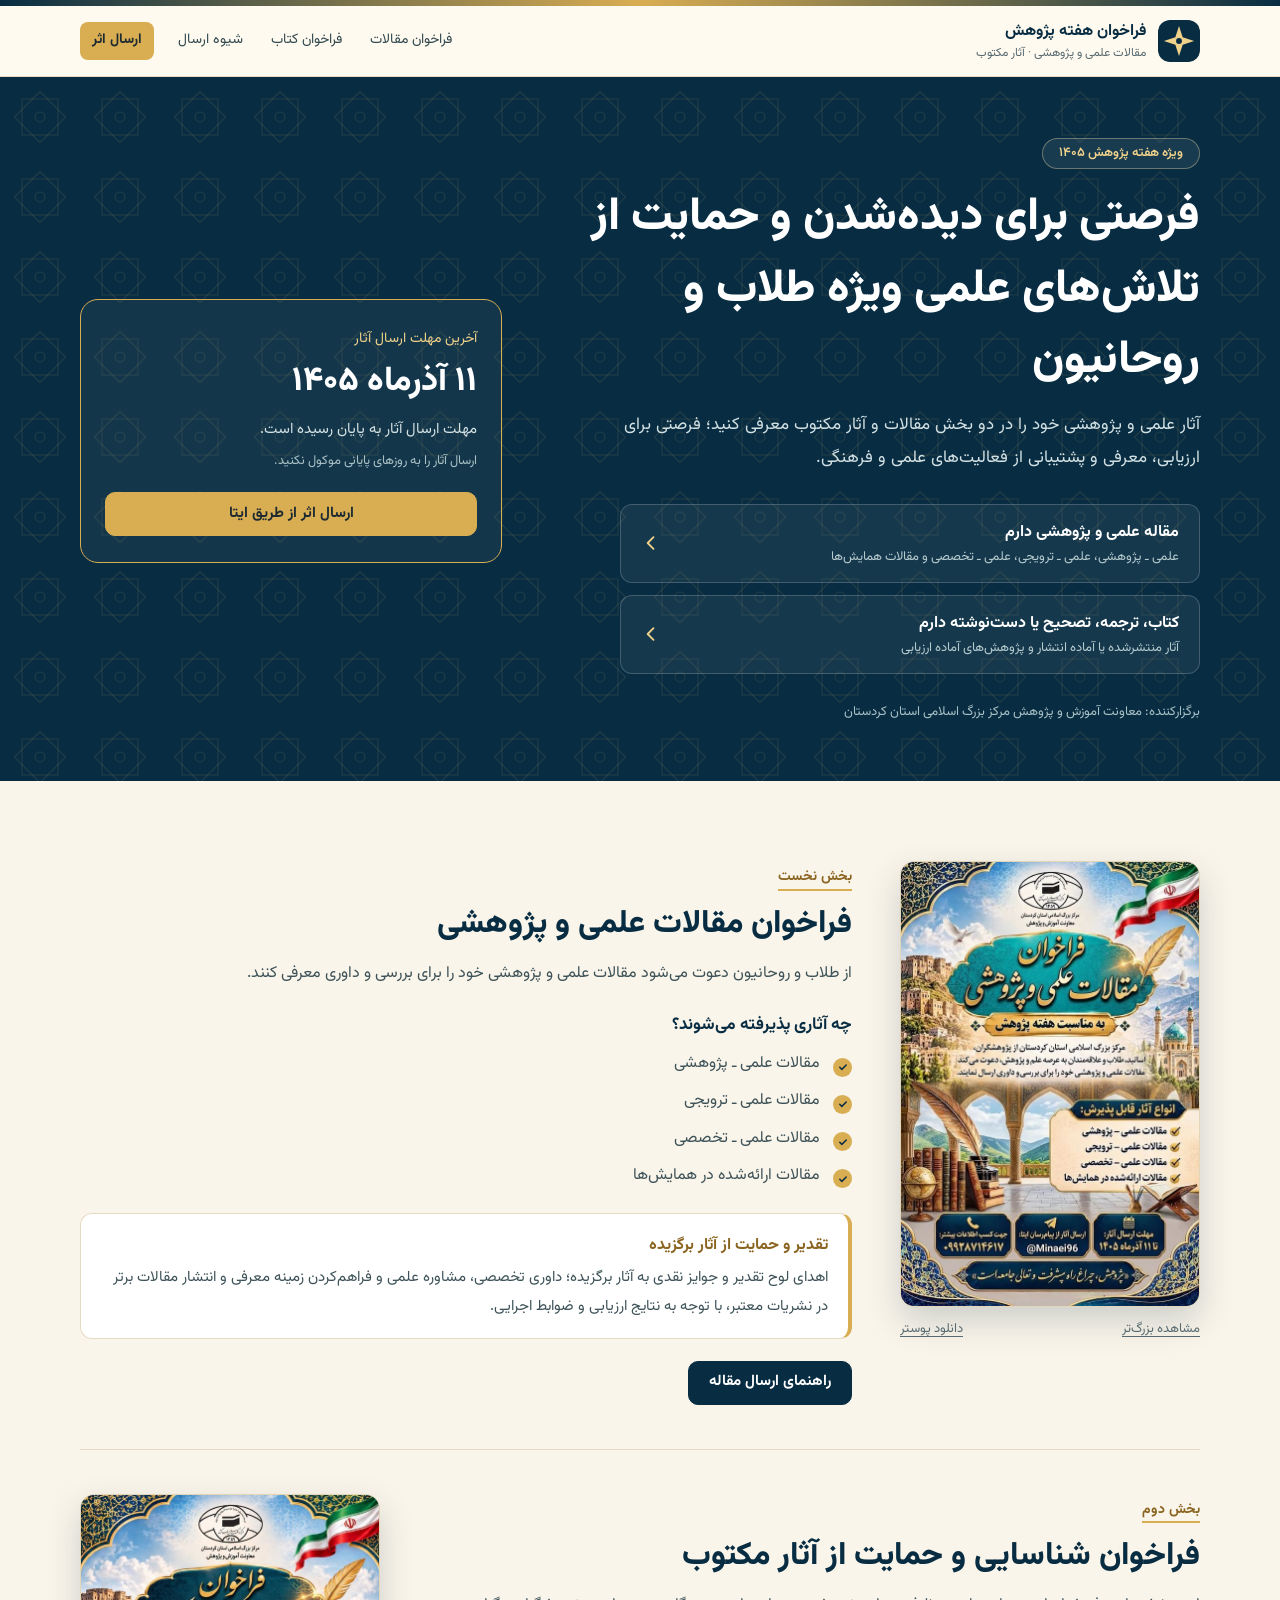
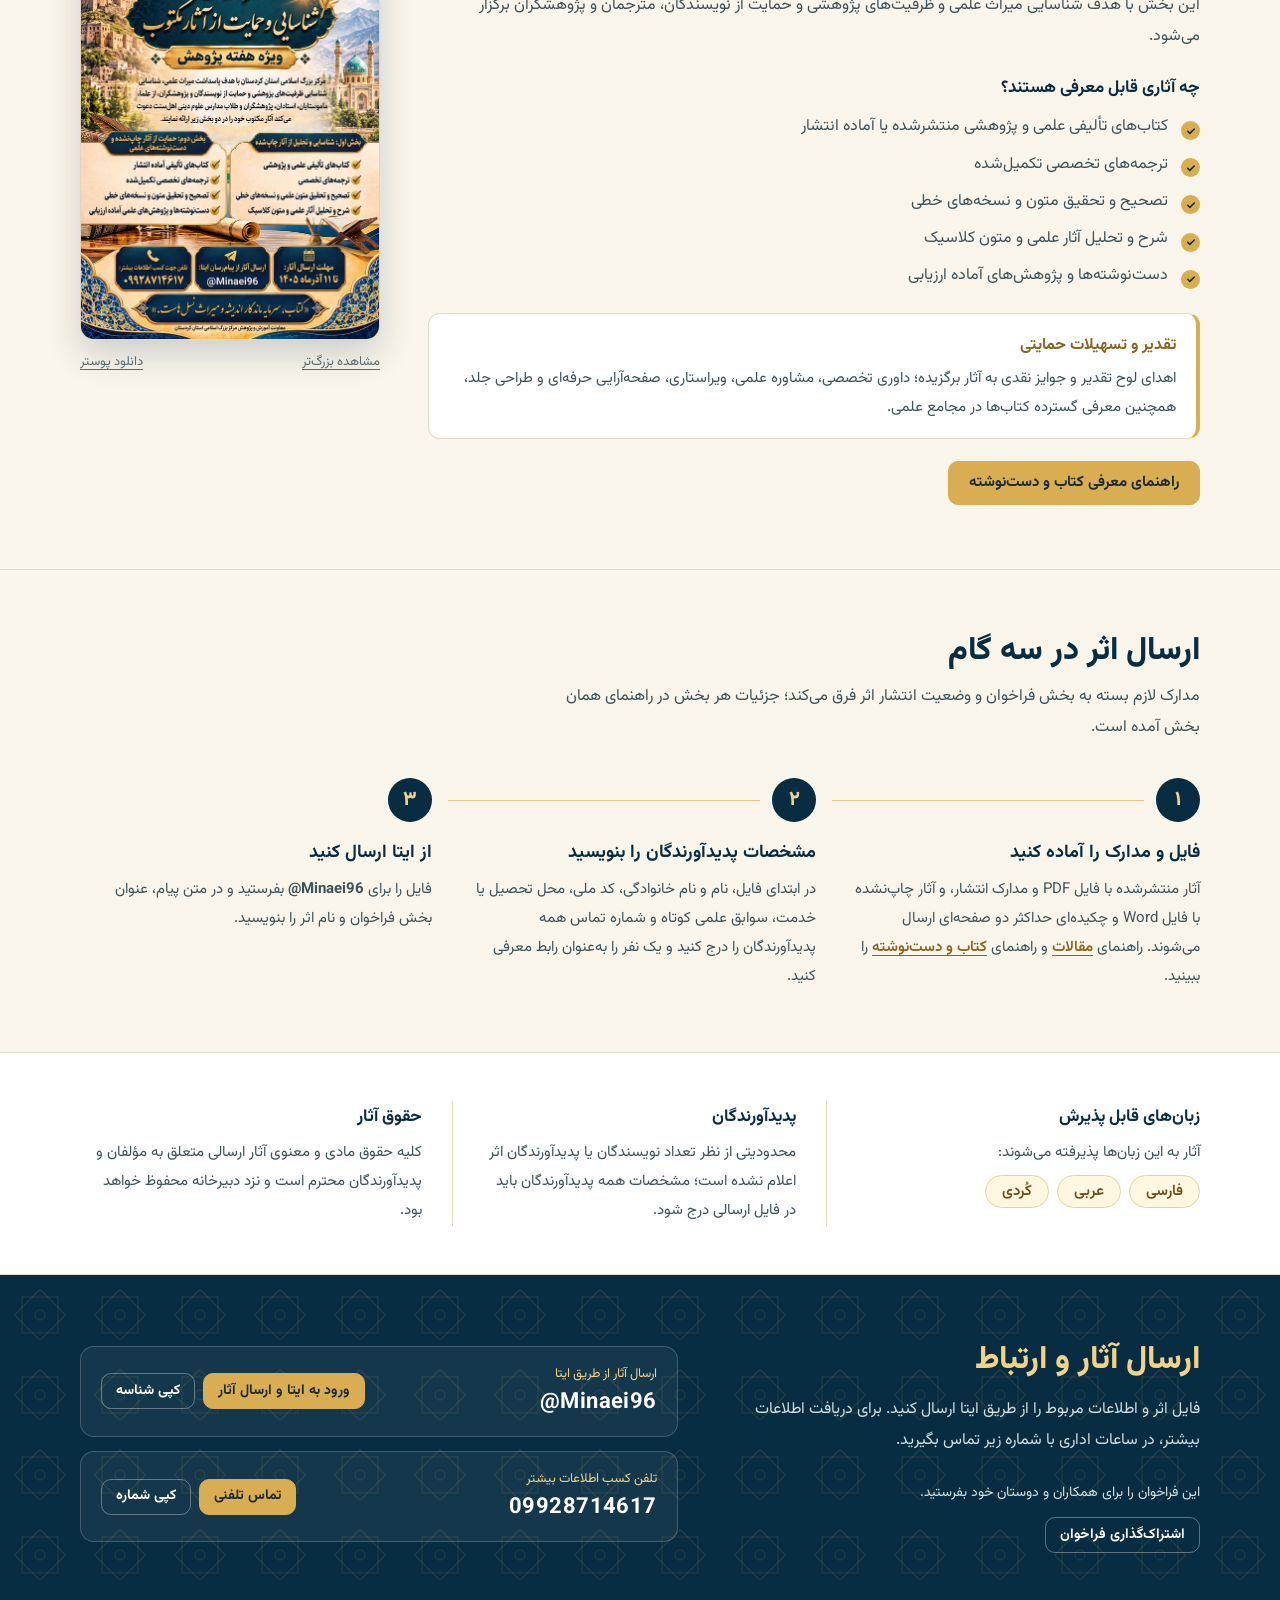
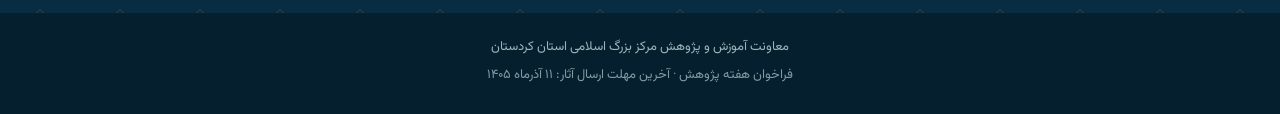
<file: index.html>
<!doctype html>
<html lang="fa" dir="rtl">
<head>
<meta charset="utf-8">
<meta name="viewport" content="width=device-width, initial-scale=1">
<title>فراخوان هفته پژوهش | مقالات و آثار مکتوب</title>
<meta name="description" content="فراخوان هفته پژوهش: شناسایی مقالات علمی و پژوهشی و حمایت از آثار مکتوب. آخرین مهلت ارسال آثار: ۱۱ آذرماه ۱۴۰۵">
<meta name="theme-color" content="#082d43">
<link rel="canonical" href="https://pooryaminaei96.github.io/kurdistan_research_portal/">
<meta property="og:type" content="website">
<meta property="og:locale" content="fa_IR">
<meta property="og:title" content="فراخوان هفته پژوهش ۱۴۰۵">
<meta property="og:description" content="ارسال مقالات علمی و پژوهشی و آثار مکتوب تا ۱۱ آذرماه ۱۴۰۵">
<meta property="og:url" content="https://pooryaminaei96.github.io/kurdistan_research_portal/">
<meta property="og:image" content="https://pooryaminaei96.github.io/kurdistan_research_portal/assets/poster-articles.jpg">
<meta property="og:image:width" content="687">
<meta property="og:image:height" content="1024">
<meta name="twitter:card" content="summary_large_image">
<link rel="icon" type="image/svg+xml" href="assets/favicon.svg">
<link rel="preconnect" href="https://fonts.googleapis.com">
<link rel="preconnect" href="https://fonts.gstatic.com" crossorigin>
<link rel="stylesheet" href="https://fonts.googleapis.com/css2?family=Vazirmatn:wght@400;600;800&display=swap">
<link rel="stylesheet" href="css/style.css?v=2">
<script defer src="js/main.js?v=2"></script>
</head>
<body>
<a class="skip" href="#main">رفتن به محتوا</a>
<div class="topbar"></div>

<header class="site-header">
  <div class="wrap nav">
    <a class="brand" href="index.html">
      <img src="assets/favicon.svg" alt="" width="42" height="42">
      <span><strong>فراخوان هفته پژوهش</strong><small>مقالات علمی و پژوهشی · آثار مکتوب</small></span>
    </a>
    <nav class="navlinks" aria-label="پیمایش اصلی">
      <a href="#articles">فراخوان مقالات</a>
      <a href="#books">فراخوان کتاب</a>
      <a href="#steps">شیوه ارسال</a>
      <a class="nav-cta" href="#contact">ارسال اثر</a>
    </nav>
  </div>
</header>

<main id="main">

<!-- ========== بخش اول صفحه ========== -->
<section class="hero">
  <div class="wrap hero-inner">
    <div>
      <span class="pill">ویژه هفته پژوهش ۱۴۰۵</span>
      <h1> فرصتی برای دیده‌شدن و حمایت از تلاش‌های علمی ویژه طلاب و روحانیون</h1>
      <p class="hero-lead">آثار علمی و پژوهشی خود را در دو بخش مقالات و آثار مکتوب معرفی کنید؛ فرصتی برای ارزیابی، معرفی و پشتیبانی از فعالیت‌های علمی و فرهنگی.</p>
      <div class="paths">
        <a class="path" href="#articles">
          <span><strong>مقاله علمی و پژوهشی دارم</strong><small>علمی ـ پژوهشی، علمی ـ ترویجی، علمی ـ تخصصی و مقالات همایش‌ها</small></span>
          <svg viewBox="0 0 24 24" aria-hidden="true"><path d="M15 5l-7 7 7 7" fill="none" stroke="currentColor" stroke-width="2.2" stroke-linecap="round" stroke-linejoin="round"/></svg>
        </a>
        <a class="path" href="#books">
          <span><strong>کتاب، ترجمه، تصحیح یا دست‌نوشته دارم</strong><small>آثار منتشرشده یا آماده انتشار و پژوهش‌های آماده ارزیابی</small></span>
          <svg viewBox="0 0 24 24" aria-hidden="true"><path d="M15 5l-7 7 7 7" fill="none" stroke="currentColor" stroke-width="2.2" stroke-linecap="round" stroke-linejoin="round"/></svg>
        </a>
      </div>
      <p class="hero-organizer">برگزارکننده: معاونت آموزش و پژوهش مرکز بزرگ اسلامی استان کردستان</p>
    </div>

    <aside class="deadline-card" aria-label="مهلت ارسال آثار">
      <p class="label">آخرین مهلت ارسال آثار</p>
      <p class="date">۱۱ آذرماه ۱۴۰۵</p>
      <p class="countdown" data-countdown></p>
      <p class="note">ارسال آثار را به روزهای پایانی موکول نکنید.</p>
      <a class="btn gold" href="#contact">ارسال اثر از طریق ایتا</a>
    </aside>
  </div>
</section>

<!-- ========== فراخوان‌ها ========== -->
<div class="wrap calls">

  <section class="call-panel" id="articles" aria-labelledby="articles-title">
    <div class="poster-side">
      <a class="poster-btn" href="assets/poster-articles.jpg" target="_blank" rel="noopener" data-lightbox data-title="پوستر فراخوان مقالات علمی و پژوهشی" data-alt="پوستر فراخوان مقالات علمی و پژوهشی" aria-label="مشاهده پوستر فراخوان مقالات در اندازه اصلی">
        <img src="assets/poster-articles-thumb.jpg" width="600" height="894" loading="lazy" alt="پوستر فراخوان مقالات علمی و پژوهشی">
      </a>
      <div class="poster-links">
        <a href="assets/poster-articles.jpg" target="_blank" rel="noopener" data-lightbox data-title="پوستر فراخوان مقالات علمی و پژوهشی" data-alt="پوستر فراخوان مقالات علمی و پژوهشی">مشاهده بزرگ‌تر</a>
        <a href="assets/poster-articles.jpg" download>دانلود پوستر</a>
      </div>
    </div>
    <div class="call-content">
      <span class="call-kicker">بخش نخست</span>
      <h2 id="articles-title">فراخوان مقالات علمی و پژوهشی</h2>
      <p>از طلاب و روحانیون دعوت می‌شود مقالات علمی و پژوهشی خود را برای بررسی و داوری معرفی کنند.</p>
      <h3>چه آثاری پذیرفته می‌شوند؟</h3>
      <ul class="check-list">
        <li>مقالات علمی ـ پژوهشی</li>
        <li>مقالات علمی ـ ترویجی</li>
        <li>مقالات علمی ـ تخصصی</li>
        <li>مقالات ارائه‌شده در همایش‌ها</li>
      </ul>
      <div class="benefit">
        <strong>تقدیر و حمایت از آثار برگزیده</strong>
        <p>اهدای لوح تقدیر و جوایز نقدی به آثار برگزیده؛ داوری تخصصی، مشاوره علمی و فراهم‌کردن زمینه معرفی و انتشار مقالات برتر در نشریات معتبر، با توجه به نتایج ارزیابی و ضوابط اجرایی.</p>
      </div>
      <a class="btn" href="article-guide.html">راهنمای ارسال مقاله</a>
    </div>
  </section>

  <section class="call-panel reverse" id="books" aria-labelledby="books-title">
    <div class="poster-side">
      <a class="poster-btn" href="assets/poster-books.jpg" target="_blank" rel="noopener" data-lightbox data-title="پوستر فراخوان شناسایی و حمایت از آثار مکتوب" data-alt="پوستر فراخوان شناسایی و حمایت از آثار مکتوب" aria-label="مشاهده پوستر فراخوان کتاب در اندازه اصلی">
        <img src="assets/poster-books-thumb.jpg" width="600" height="895" loading="lazy" alt="پوستر فراخوان شناسایی و حمایت از آثار مکتوب">
      </a>
      <div class="poster-links">
        <a href="assets/poster-books.jpg" target="_blank" rel="noopener" data-lightbox data-title="پوستر فراخوان شناسایی و حمایت از آثار مکتوب" data-alt="پوستر فراخوان شناسایی و حمایت از آثار مکتوب">مشاهده بزرگ‌تر</a>
        <a href="assets/poster-books.jpg" download>دانلود پوستر</a>
      </div>
    </div>
    <div class="call-content">
      <span class="call-kicker">بخش دوم</span>
      <h2 id="books-title">فراخوان شناسایی و حمایت از آثار مکتوب</h2>
      <p>این بخش با هدف شناسایی میراث علمی و ظرفیت‌های پژوهشی و حمایت از نویسندگان، مترجمان و پژوهشگران برگزار می‌شود.</p>
      <h3>چه آثاری قابل معرفی هستند؟</h3>
      <ul class="check-list">
        <li>کتاب‌های تألیفی علمی و پژوهشی منتشرشده یا آماده انتشار</li>
        <li>ترجمه‌های تخصصی تکمیل‌شده</li>
        <li>تصحیح و تحقیق متون و نسخه‌های خطی</li>
        <li>شرح و تحلیل آثار علمی و متون کلاسیک</li>
        <li>دست‌نوشته‌ها و پژوهش‌های آماده ارزیابی</li>
      </ul>
      <div class="benefit">
        <strong>تقدیر و تسهیلات حمایتی</strong>
        <p>اهدای لوح تقدیر و جوایز نقدی به آثار برگزیده؛ داوری تخصصی، مشاوره علمی، ویراستاری، صفحه‌آرایی حرفه‌ای و طراحی جلد، همچنین معرفی گسترده کتاب‌ها در مجامع علمی.</p>
      </div>
      <a class="btn gold" href="book-guide.html">راهنمای معرفی کتاب و دست‌نوشته</a>
    </div>
  </section>

</div>

<!-- ========== گام‌های ارسال ========== -->
<section class="steps" id="steps" aria-labelledby="steps-title">
  <div class="wrap">
    <h2 class="section-title" id="steps-title">ارسال اثر در سه گام</h2>
    <p class="section-sub">مدارک لازم بسته به بخش فراخوان و وضعیت انتشار اثر فرق می‌کند؛ جزئیات هر بخش در راهنمای همان بخش آمده است.</p>
    <ol class="step-list">
      <li>
        <h3>فایل و مدارک را آماده کنید</h3>
        <p>آثار منتشرشده با فایل PDF و مدارک انتشار، و آثار چاپ‌نشده با فایل Word و چکیده‌ای حداکثر دو صفحه‌ای ارسال می‌شوند. راهنمای <a href="article-guide.html">مقالات</a> و راهنمای <a href="book-guide.html">کتاب و دست‌نوشته</a> را ببینید.</p>
      </li>
      <li>
        <h3>مشخصات پدیدآورندگان را بنویسید</h3>
        <p>در ابتدای فایل، نام و نام خانوادگی، کد ملی، محل تحصیل یا خدمت، سوابق علمی کوتاه و شماره تماس همه پدیدآورندگان را درج کنید و یک نفر را به‌عنوان رابط معرفی کنید.</p>
      </li>
      <li>
        <h3>از ایتا ارسال کنید</h3>
        <p>فایل را برای <strong dir="ltr">@Minaei96</strong> بفرستید و در متن پیام، عنوان بخش فراخوان و نام اثر را بنویسید.</p>
      </li>
    </ol>
  </div>
</section>

<!-- ========== ضوابط عمومی ========== -->
<section class="rules" aria-label="ضوابط عمومی فراخوان">
  <div class="wrap rules-grid">
    <div class="rule">
      <h3>زبان‌های قابل پذیرش</h3>
      <p>آثار به این زبان‌ها پذیرفته می‌شوند:</p>
      <div class="chips"><span class="chip">فارسی</span><span class="chip">عربی</span><span class="chip">کُردی</span></div>
    </div>
    <div class="rule">
      <h3>پدیدآورندگان</h3>
      <p>محدودیتی از نظر تعداد نویسندگان یا پدیدآورندگان اثر اعلام نشده است؛ مشخصات همه پدیدآورندگان باید در فایل ارسالی درج شود.</p>
    </div>
    <div class="rule">
      <h3>حقوق آثار</h3>
      <p>کلیه حقوق مادی و معنوی آثار ارسالی متعلق به مؤلفان و پدیدآورندگان محترم است و نزد دبیرخانه محفوظ خواهد بود.</p>
    </div>
  </div>
</section>

<!-- ========== ارسال و تماس ========== -->
<section class="contact" id="contact" aria-labelledby="contact-title">
  <div class="wrap contact-grid">
    <div>
      <h2 id="contact-title">ارسال آثار و ارتباط</h2>
      <p>فایل اثر و اطلاعات مربوط را از طریق ایتا ارسال کنید. برای دریافت اطلاعات بیشتر، در ساعات اداری با شماره زیر تماس بگیرید.</p>
      <div class="share">
        <p>این فراخوان را برای همکاران و دوستان خود بفرستید.</p>
        <button class="btn outline-light small" type="button" data-share>اشتراک‌گذاری فراخوان</button>
      </div>
    </div>
    <div class="contact-items">
      <div class="contact-item">
        <div><small>ارسال آثار از طریق ایتا</small><strong dir="ltr">@Minaei96</strong></div>
        <div class="contact-actions">
          <a class="btn gold small" href="https://eitaa.com/Minaei96" target="_blank" rel="noopener">ورود به ایتا و ارسال آثار</a>
          <button class="btn outline-light small" type="button" data-copy="@Minaei96">کپی شناسه</button>
        </div>
      </div>
      <div class="contact-item">
        <div><small>تلفن کسب اطلاعات بیشتر</small><strong dir="ltr">09928714617</strong></div>
        <div class="contact-actions">
          <a class="btn gold small" href="tel:09928714617">تماس تلفنی</a>
          <button class="btn outline-light small" type="button" data-copy="09928714617">کپی شماره</button>
        </div>
      </div>
    </div>
  </div>
</section>

</main>

<footer class="site-footer">
  <div class="wrap">
    <p>معاونت آموزش و پژوهش مرکز بزرگ اسلامی استان کردستان</p>
    <p>فراخوان هفته پژوهش · آخرین مهلت ارسال آثار: ۱۱ آذرماه ۱۴۰۵</p>
  </div>
</footer>

<!-- نمایش بزرگ پوستر -->
<dialog class="lightbox" id="lightbox" aria-label="نمایش پوستر">
  <div class="lightbox-box">
    <div class="lightbox-bar">
      <span class="lightbox-title"></span>
      <div class="lightbox-tools">
        <a class="btn light small lightbox-dl" href="#" download>دانلود</a>
        <button class="btn small" type="button" data-close>بستن</button>
      </div>
    </div>
    <img alt="">
  </div>
</dialog>

</body>
</html>
</file>
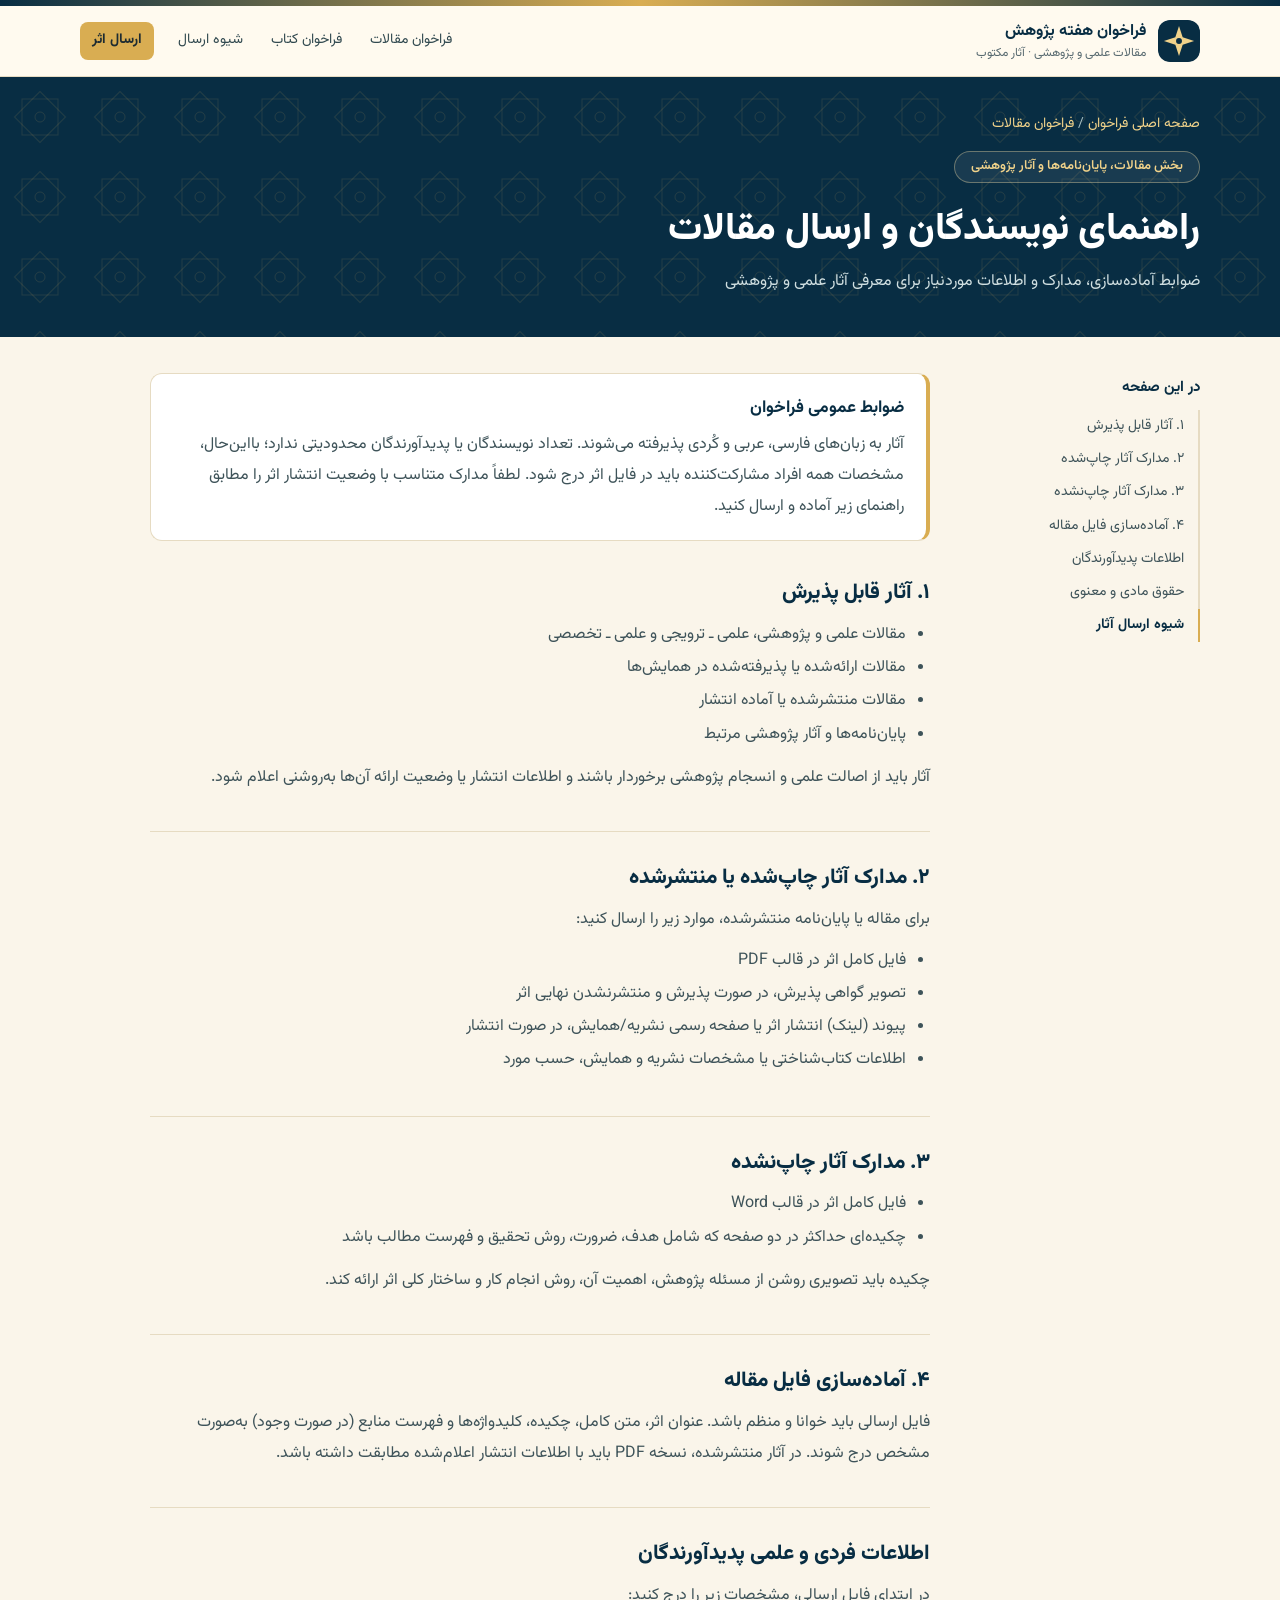
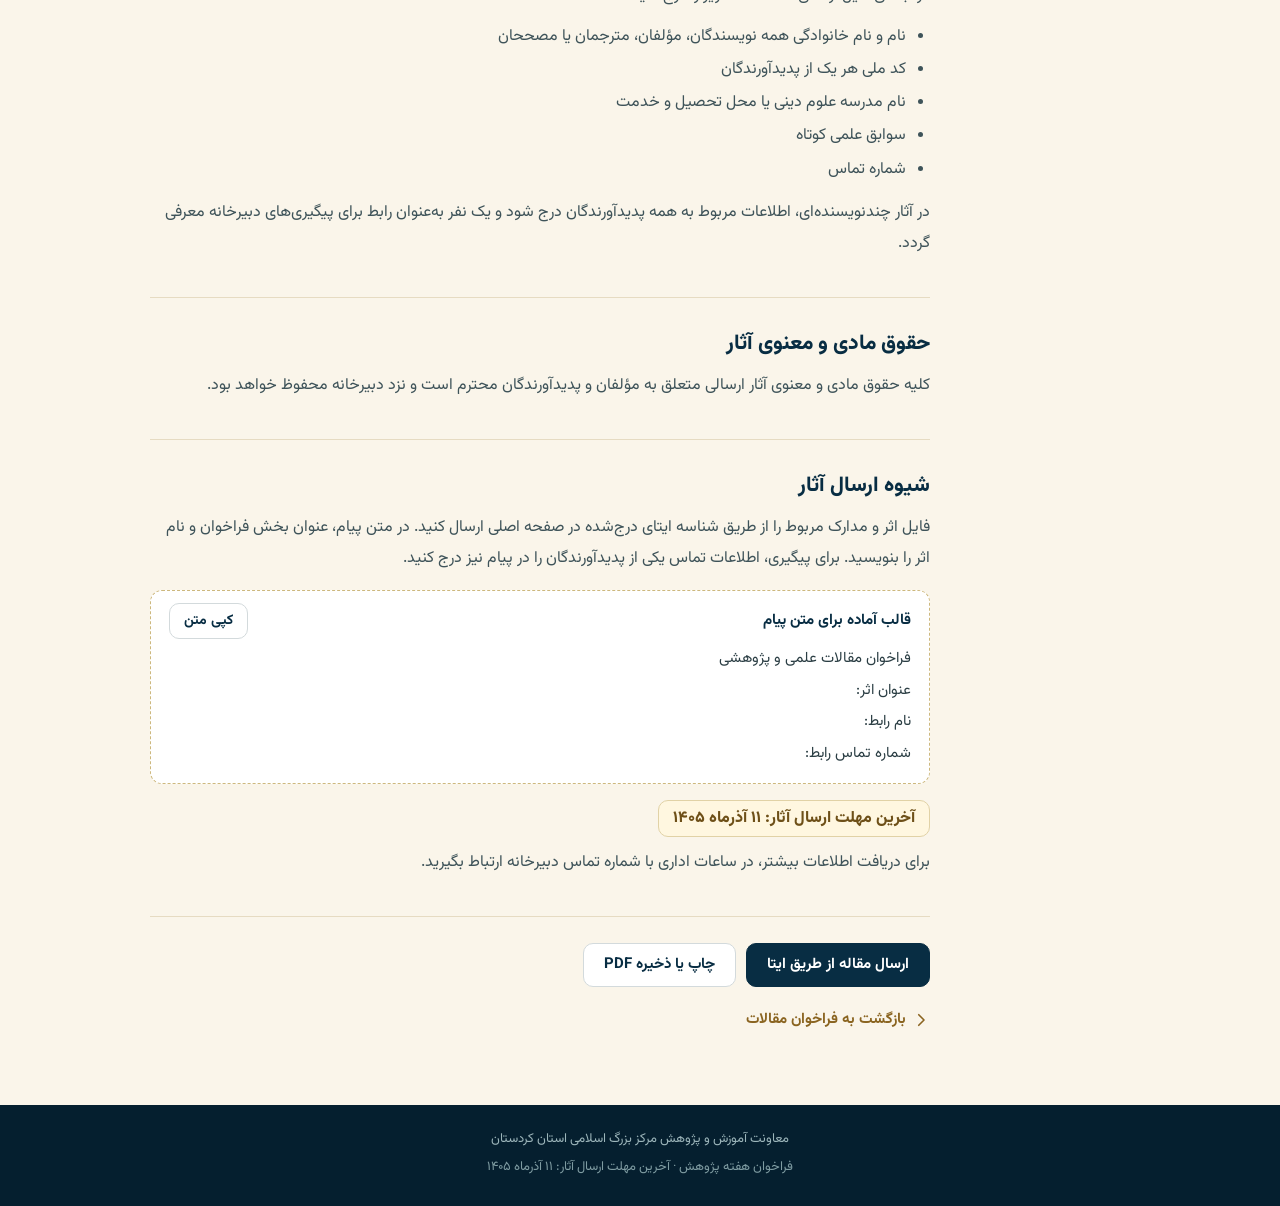
<file: article-guide.html>
<!doctype html>
<html lang="fa" dir="rtl">
<head>
<meta charset="utf-8">
<meta name="viewport" content="width=device-width, initial-scale=1">
<title>راهنمای نویسندگان و ارسال مقالات | فراخوان هفته پژوهش</title>
<meta name="description" content="ضوابط آماده‌سازی، مدارک و اطلاعات موردنیاز برای معرفی مقالات، پایان‌نامه‌ها و آثار پژوهشی در فراخوان هفته پژوهش">
<meta name="theme-color" content="#082d43">
<link rel="canonical" href="https://pooryaminaei96.github.io/kurdistan_research_portal/article-guide.html">
<meta property="og:type" content="article">
<meta property="og:locale" content="fa_IR">
<meta property="og:title" content="راهنمای نویسندگان و ارسال مقالات | فراخوان هفته پژوهش">
<meta property="og:image" content="https://pooryaminaei96.github.io/kurdistan_research_portal/assets/poster-articles.jpg">
<link rel="icon" type="image/svg+xml" href="assets/favicon.svg">
<link rel="preconnect" href="https://fonts.googleapis.com">
<link rel="preconnect" href="https://fonts.gstatic.com" crossorigin>
<link rel="stylesheet" href="https://fonts.googleapis.com/css2?family=Vazirmatn:wght@400;600;800&display=swap">
<link rel="stylesheet" href="css/style.css?v=2">
<script defer src="js/main.js?v=2"></script>
</head>
<body>
<a class="skip" href="#main">رفتن به محتوا</a>
<div class="topbar"></div>

<header class="site-header">
  <div class="wrap nav">
    <a class="brand" href="index.html">
      <img src="assets/favicon.svg" alt="" width="42" height="42">
      <span><strong>فراخوان هفته پژوهش</strong><small>مقالات علمی و پژوهشی · آثار مکتوب</small></span>
    </a>
    <nav class="navlinks" aria-label="پیمایش اصلی">
      <a href="index.html#articles">فراخوان مقالات</a>
      <a href="index.html#books">فراخوان کتاب</a>
      <a href="index.html#steps">شیوه ارسال</a>
      <a class="nav-cta" href="index.html#contact">ارسال اثر</a>
    </nav>
  </div>
</header>

<section class="page-hero">
  <div class="wrap">
    <p class="crumbs"><a href="index.html">صفحه اصلی فراخوان</a> / <a href="index.html#articles">فراخوان مقالات</a></p>
    <span class="pill">بخش مقالات، پایان‌نامه‌ها و آثار پژوهشی</span>
    <h1>راهنمای نویسندگان و ارسال مقالات</h1>
    <p class="lead">ضوابط آماده‌سازی، مدارک و اطلاعات موردنیاز برای معرفی آثار علمی و پژوهشی</p>
  </div>
</section>

<div class="wrap guide-layout">

  <aside class="toc">
    <nav aria-label="فهرست این صفحه">
      <strong>در این صفحه</strong>
      <ol>
        <li><a href="#accepted">۱. آثار قابل پذیرش</a></li>
        <li><a href="#published">۲. مدارک آثار چاپ‌شده</a></li>
        <li><a href="#unpublished">۳. مدارک آثار چاپ‌نشده</a></li>
        <li><a href="#prepare">۴. آماده‌سازی فایل مقاله</a></li>
        <li><a href="#authors">اطلاعات پدیدآورندگان</a></li>
        <li><a href="#rights">حقوق مادی و معنوی</a></li>
        <li><a href="#send">شیوه ارسال آثار</a></li>
      </ol>
    </nav>
  </aside>

  <main class="guide-main" id="main">
    <div class="guide-intro">
      <strong>ضوابط عمومی فراخوان</strong>
      <p>آثار به زبان‌های فارسی، عربی و کُردی پذیرفته می‌شوند. تعداد نویسندگان یا پدیدآورندگان محدودیتی ندارد؛ بااین‌حال، مشخصات همه افراد مشارکت‌کننده باید در فایل اثر درج شود. لطفاً مدارک متناسب با وضعیت انتشار اثر را مطابق راهنمای زیر آماده و ارسال کنید.</p>
    </div>

    <section class="guide-section" id="accepted">
      <h2>۱. آثار قابل پذیرش</h2>
      <ul>
        <li>مقالات علمی و پژوهشی، علمی ـ ترویجی و علمی ـ تخصصی</li>
        <li>مقالات ارائه‌شده یا پذیرفته‌شده در همایش‌ها</li>
        <li>مقالات منتشرشده یا آماده انتشار</li>
        <li>پایان‌نامه‌ها و آثار پژوهشی مرتبط</li>
      </ul>
      <p>آثار باید از اصالت علمی و انسجام پژوهشی برخوردار باشند و اطلاعات انتشار یا وضعیت ارائه آن‌ها به‌روشنی اعلام شود.</p>
    </section>

    <section class="guide-section" id="published">
      <h2>۲. مدارک آثار چاپ‌شده یا منتشرشده</h2>
      <p>برای مقاله یا پایان‌نامه منتشرشده، موارد زیر را ارسال کنید:</p>
      <ul>
        <li>فایل کامل اثر در قالب PDF</li>
        <li>تصویر گواهی پذیرش، در صورت پذیرش و منتشرنشدن نهایی اثر</li>
        <li>پیوند (لینک) انتشار اثر یا صفحه رسمی نشریه/همایش، در صورت انتشار</li>
        <li>اطلاعات کتاب‌شناختی یا مشخصات نشریه و همایش، حسب مورد</li>
      </ul>
    </section>

    <section class="guide-section" id="unpublished">
      <h2>۳. مدارک آثار چاپ‌نشده</h2>
      <ul>
        <li>فایل کامل اثر در قالب Word</li>
        <li>چکیده‌ای حداکثر در دو صفحه که شامل هدف، ضرورت، روش تحقیق و فهرست مطالب باشد</li>
      </ul>
      <p>چکیده باید تصویری روشن از مسئله پژوهش، اهمیت آن، روش انجام کار و ساختار کلی اثر ارائه کند.</p>
    </section>

    <section class="guide-section" id="prepare">
      <h2>۴. آماده‌سازی فایل مقاله</h2>
      <p>فایل ارسالی باید خوانا و منظم باشد. عنوان اثر، متن کامل، چکیده، کلیدواژه‌ها و فهرست منابع (در صورت وجود) به‌صورت مشخص درج شوند. در آثار منتشرشده، نسخه PDF باید با اطلاعات انتشار اعلام‌شده مطابقت داشته باشد.</p>
    </section>

    <section class="guide-section" id="authors">
      <h2>اطلاعات فردی و علمی پدیدآورندگان</h2>
      <p>در ابتدای فایل ارسالی، مشخصات زیر را درج کنید:</p>
      <ul>
        <li>نام و نام خانوادگی همه نویسندگان، مؤلفان، مترجمان یا مصححان</li>
        <li>کد ملی هر یک از پدیدآورندگان</li>
        <li>نام مدرسه علوم دینی یا محل تحصیل و خدمت</li>
        <li>سوابق علمی کوتاه</li>
        <li>شماره تماس</li>
      </ul>
      <p>در آثار چندنویسنده‌ای، اطلاعات مربوط به همه پدیدآورندگان درج شود و یک نفر به‌عنوان رابط برای پیگیری‌های دبیرخانه معرفی گردد.</p>
    </section>

    <section class="guide-section" id="rights">
      <h2>حقوق مادی و معنوی آثار</h2>
      <p>کلیه حقوق مادی و معنوی آثار ارسالی متعلق به مؤلفان و پدیدآورندگان محترم است و نزد دبیرخانه محفوظ خواهد بود.</p>
    </section>

    <section class="guide-section" id="send">
      <h2>شیوه ارسال آثار</h2>
      <p>فایل اثر و مدارک مربوط را از طریق شناسه ایتای درج‌شده در صفحه اصلی ارسال کنید. در متن پیام، عنوان بخش فراخوان و نام اثر را بنویسید. برای پیگیری، اطلاعات تماس یکی از پدیدآورندگان را در پیام نیز درج کنید.</p>

      <div class="template">
        <div class="template-head">
          <strong>قالب آماده برای متن پیام</strong>
          <button class="btn light small" type="button" data-copy-target="#msg-template">کپی متن</button>
        </div>
<pre id="msg-template">فراخوان مقالات علمی و پژوهشی
عنوان اثر: 
نام رابط: 
شماره تماس رابط: </pre>
      </div>

      <p class="deadline-inline">آخرین مهلت ارسال آثار: ۱۱ آذرماه ۱۴۰۵</p>
      <p>برای دریافت اطلاعات بیشتر، در ساعات اداری با شماره تماس دبیرخانه ارتباط بگیرید.</p>
    </section>

    <div class="guide-actions">
      <a class="btn" href="https://eitaa.com/Minaei96" target="_blank" rel="noopener">ارسال مقاله از طریق ایتا</a>
      <button class="btn light" type="button" onclick="window.print()">چاپ یا ذخیره PDF</button>
    </div>
    <a class="back" href="index.html#articles"><svg viewBox="0 0 24 24" aria-hidden="true"><path d="M9 5l7 7-7 7" fill="none" stroke="currentColor" stroke-width="2.2" stroke-linecap="round" stroke-linejoin="round"/></svg>بازگشت به فراخوان مقالات</a>
  </main>
</div>

<footer class="site-footer">
  <div class="wrap">
    <p>معاونت آموزش و پژوهش مرکز بزرگ اسلامی استان کردستان</p>
    <p>فراخوان هفته پژوهش · آخرین مهلت ارسال آثار: ۱۱ آذرماه ۱۴۰۵</p>
  </div>
</footer>

</body>
</html>
</file>
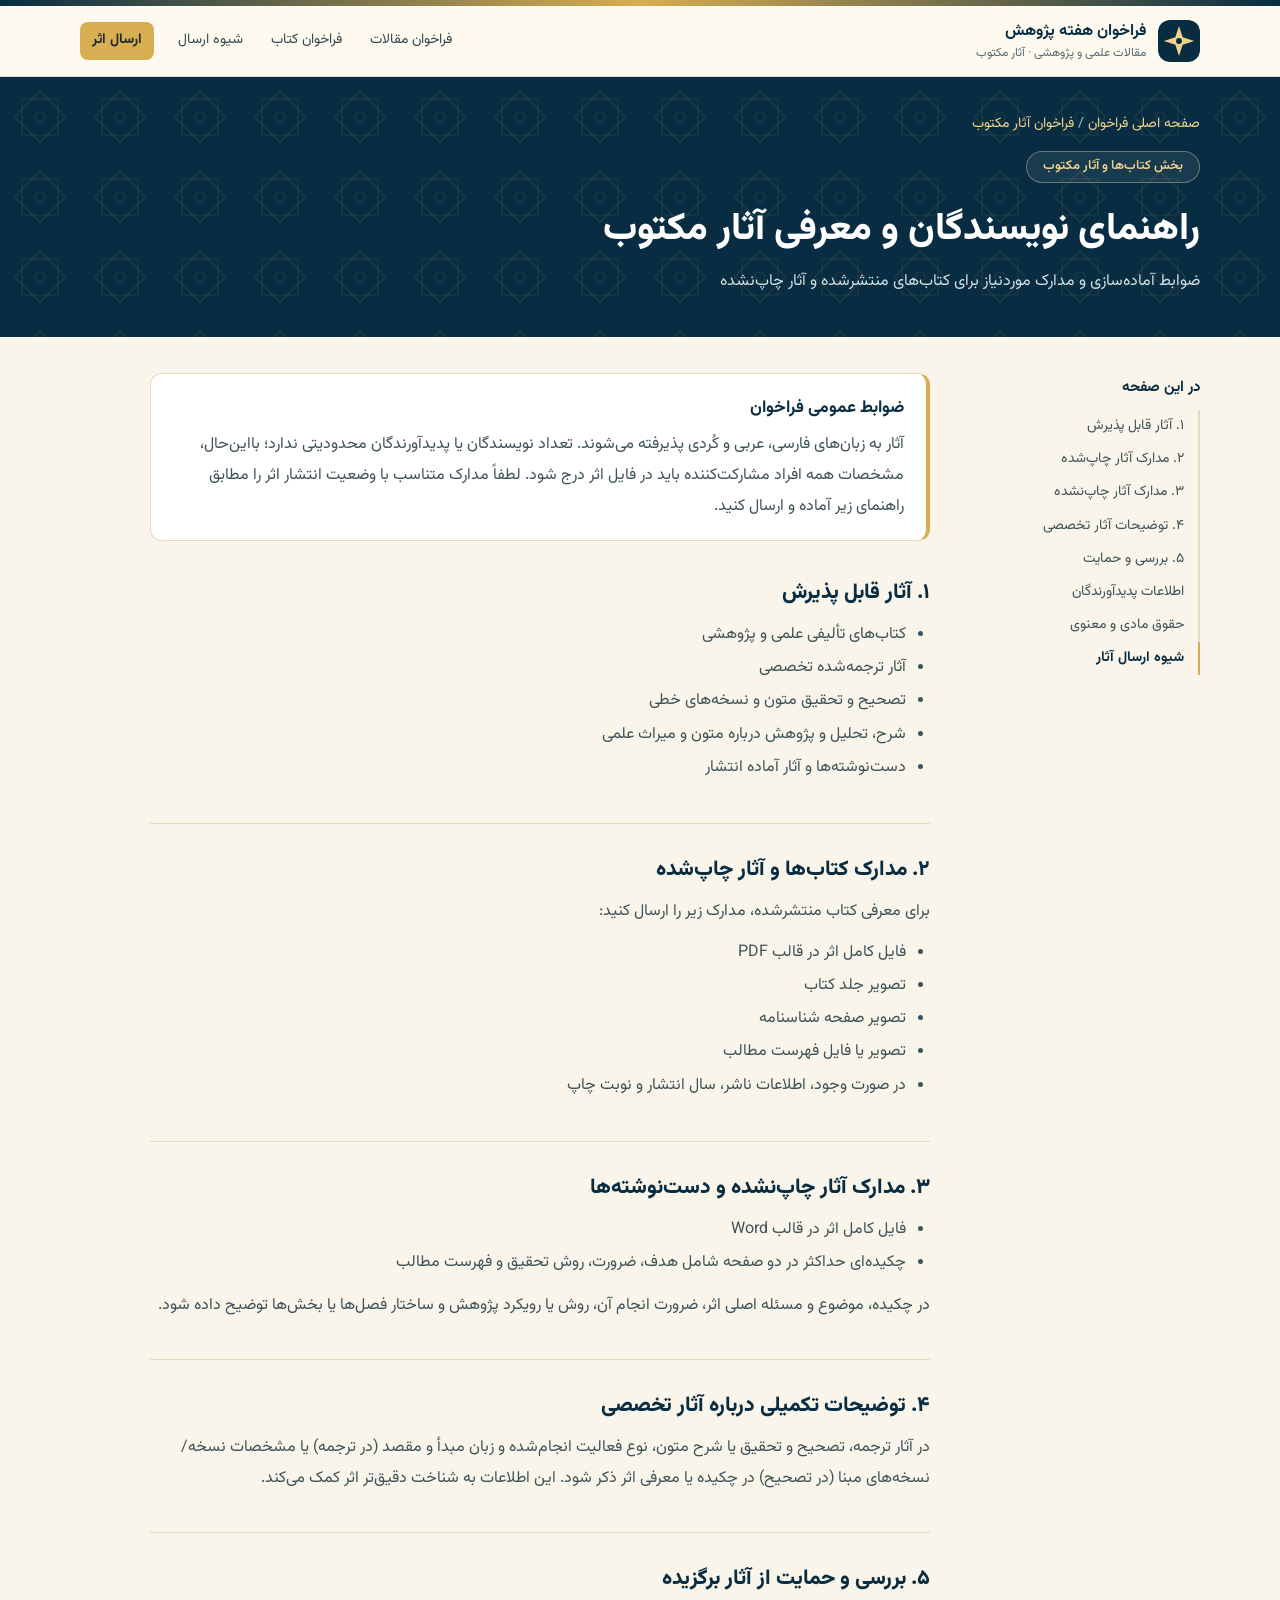
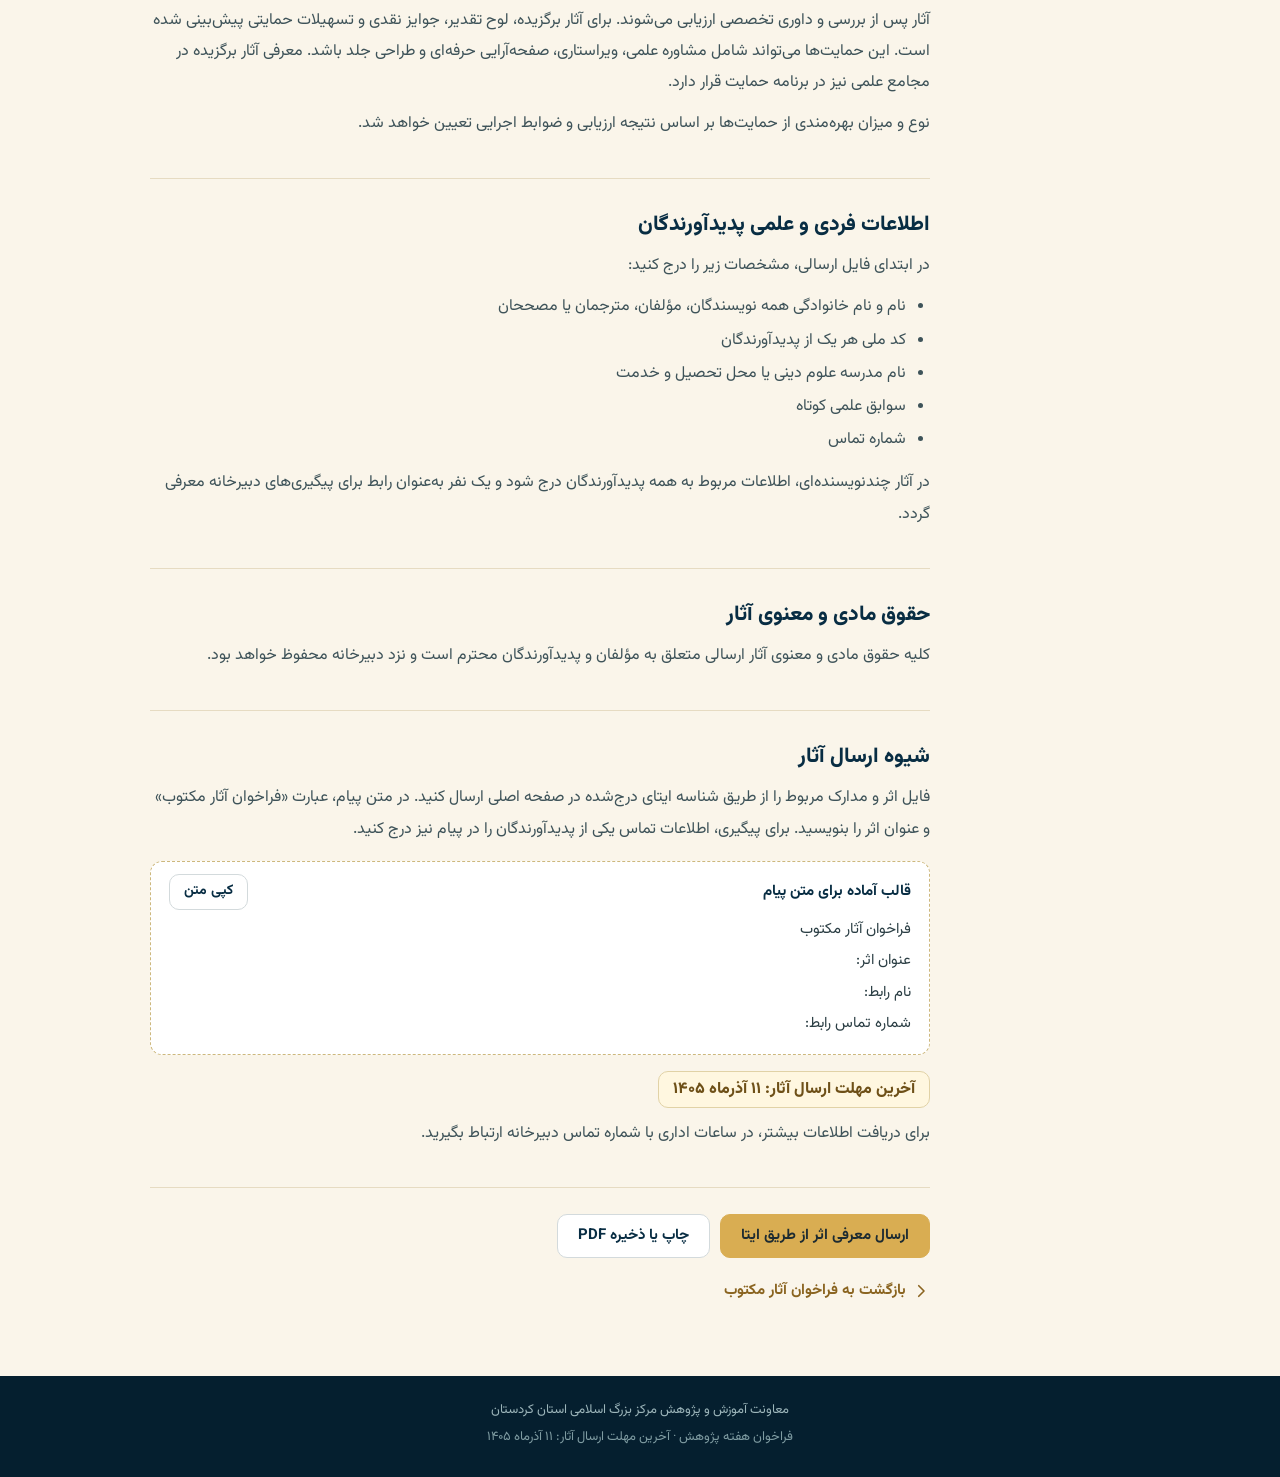
<file: book-guide.html>
<!doctype html>
<html lang="fa" dir="rtl">
<head>
<meta charset="utf-8">
<meta name="viewport" content="width=device-width, initial-scale=1">
<title>راهنمای نویسندگان و معرفی کتاب و دست‌نوشته | فراخوان هفته پژوهش</title>
<meta name="description" content="ضوابط آماده‌سازی و مدارک موردنیاز برای کتاب‌های منتشرشده و آثار چاپ‌نشده در فراخوان شناسایی و حمایت از آثار مکتوب">
<meta name="theme-color" content="#082d43">
<link rel="canonical" href="https://pooryaminaei96.github.io/kurdistan_research_portal/book-guide.html">
<meta property="og:type" content="article">
<meta property="og:locale" content="fa_IR">
<meta property="og:title" content="راهنمای نویسندگان و معرفی کتاب و دست‌نوشته | فراخوان هفته پژوهش">
<meta property="og:image" content="https://pooryaminaei96.github.io/kurdistan_research_portal/assets/poster-books-thumb.jpg">
<link rel="icon" type="image/svg+xml" href="assets/favicon.svg">
<link rel="preconnect" href="https://fonts.googleapis.com">
<link rel="preconnect" href="https://fonts.gstatic.com" crossorigin>
<link rel="stylesheet" href="https://fonts.googleapis.com/css2?family=Vazirmatn:wght@400;600;800&display=swap">
<link rel="stylesheet" href="css/style.css?v=2">
<script defer src="js/main.js?v=2"></script>
</head>
<body>
<a class="skip" href="#main">رفتن به محتوا</a>
<div class="topbar"></div>

<header class="site-header">
  <div class="wrap nav">
    <a class="brand" href="index.html">
      <img src="assets/favicon.svg" alt="" width="42" height="42">
      <span><strong>فراخوان هفته پژوهش</strong><small>مقالات علمی و پژوهشی · آثار مکتوب</small></span>
    </a>
    <nav class="navlinks" aria-label="پیمایش اصلی">
      <a href="index.html#articles">فراخوان مقالات</a>
      <a href="index.html#books">فراخوان کتاب</a>
      <a href="index.html#steps">شیوه ارسال</a>
      <a class="nav-cta" href="index.html#contact">ارسال اثر</a>
    </nav>
  </div>
</header>

<section class="page-hero">
  <div class="wrap">
    <p class="crumbs"><a href="index.html">صفحه اصلی فراخوان</a> / <a href="index.html#books">فراخوان آثار مکتوب</a></p>
    <span class="pill">بخش کتاب‌ها و آثار مکتوب</span>
    <h1>راهنمای نویسندگان و معرفی آثار مکتوب</h1>
    <p class="lead">ضوابط آماده‌سازی و مدارک موردنیاز برای کتاب‌های منتشرشده و آثار چاپ‌نشده</p>
  </div>
</section>

<div class="wrap guide-layout">

  <aside class="toc">
    <nav aria-label="فهرست این صفحه">
      <strong>در این صفحه</strong>
      <ol>
        <li><a href="#accepted">۱. آثار قابل پذیرش</a></li>
        <li><a href="#published">۲. مدارک آثار چاپ‌شده</a></li>
        <li><a href="#unpublished">۳. مدارک آثار چاپ‌نشده</a></li>
        <li><a href="#specialized">۴. توضیحات آثار تخصصی</a></li>
        <li><a href="#support">۵. بررسی و حمایت</a></li>
        <li><a href="#authors">اطلاعات پدیدآورندگان</a></li>
        <li><a href="#rights">حقوق مادی و معنوی</a></li>
        <li><a href="#send">شیوه ارسال آثار</a></li>
      </ol>
    </nav>
  </aside>

  <main class="guide-main" id="main">
    <div class="guide-intro">
      <strong>ضوابط عمومی فراخوان</strong>
      <p>آثار به زبان‌های فارسی، عربی و کُردی پذیرفته می‌شوند. تعداد نویسندگان یا پدیدآورندگان محدودیتی ندارد؛ بااین‌حال، مشخصات همه افراد مشارکت‌کننده باید در فایل اثر درج شود. لطفاً مدارک متناسب با وضعیت انتشار اثر را مطابق راهنمای زیر آماده و ارسال کنید.</p>
    </div>

    <section class="guide-section" id="accepted">
      <h2>۱. آثار قابل پذیرش</h2>
      <ul>
        <li>کتاب‌های تألیفی علمی و پژوهشی</li>
        <li>آثار ترجمه‌شده تخصصی</li>
        <li>تصحیح و تحقیق متون و نسخه‌های خطی</li>
        <li>شرح، تحلیل و پژوهش درباره متون و میراث علمی</li>
        <li>دست‌نوشته‌ها و آثار آماده انتشار</li>
      </ul>
    </section>

    <section class="guide-section" id="published">
      <h2>۲. مدارک کتاب‌ها و آثار چاپ‌شده</h2>
      <p>برای معرفی کتاب منتشرشده، مدارک زیر را ارسال کنید:</p>
      <ul>
        <li>فایل کامل اثر در قالب PDF</li>
        <li>تصویر جلد کتاب</li>
        <li>تصویر صفحه شناسنامه</li>
        <li>تصویر یا فایل فهرست مطالب</li>
        <li>در صورت وجود، اطلاعات ناشر، سال انتشار و نوبت چاپ</li>
      </ul>
    </section>

    <section class="guide-section" id="unpublished">
      <h2>۳. مدارک آثار چاپ‌نشده و دست‌نوشته‌ها</h2>
      <ul>
        <li>فایل کامل اثر در قالب Word</li>
        <li>چکیده‌ای حداکثر در دو صفحه شامل هدف، ضرورت، روش تحقیق و فهرست مطالب</li>
      </ul>
      <p>در چکیده، موضوع و مسئله اصلی اثر، ضرورت انجام آن، روش یا رویکرد پژوهش و ساختار فصل‌ها یا بخش‌ها توضیح داده شود.</p>
    </section>

    <section class="guide-section" id="specialized">
      <h2>۴. توضیحات تکمیلی درباره آثار تخصصی</h2>
      <p>در آثار ترجمه، تصحیح و تحقیق یا شرح متون، نوع فعالیت انجام‌شده و زبان مبدأ و مقصد (در ترجمه) یا مشخصات نسخه/نسخه‌های مبنا (در تصحیح) در چکیده یا معرفی اثر ذکر شود. این اطلاعات به شناخت دقیق‌تر اثر کمک می‌کند.</p>
    </section>

    <section class="guide-section" id="support">
      <h2>۵. بررسی و حمایت از آثار برگزیده</h2>
      <p>آثار پس از بررسی و داوری تخصصی ارزیابی می‌شوند. برای آثار برگزیده، لوح تقدیر، جوایز نقدی و تسهیلات حمایتی پیش‌بینی شده است. این حمایت‌ها می‌تواند شامل مشاوره علمی، ویراستاری، صفحه‌آرایی حرفه‌ای و طراحی جلد باشد. معرفی آثار برگزیده در مجامع علمی نیز در برنامه حمایت قرار دارد.</p>
      <p>نوع و میزان بهره‌مندی از حمایت‌ها بر اساس نتیجه ارزیابی و ضوابط اجرایی تعیین خواهد شد.</p>
    </section>

    <section class="guide-section" id="authors">
      <h2>اطلاعات فردی و علمی پدیدآورندگان</h2>
      <p>در ابتدای فایل ارسالی، مشخصات زیر را درج کنید:</p>
      <ul>
        <li>نام و نام خانوادگی همه نویسندگان، مؤلفان، مترجمان یا مصححان</li>
        <li>کد ملی هر یک از پدیدآورندگان</li>
        <li>نام مدرسه علوم دینی یا محل تحصیل و خدمت</li>
        <li>سوابق علمی کوتاه</li>
        <li>شماره تماس</li>
      </ul>
      <p>در آثار چندنویسنده‌ای، اطلاعات مربوط به همه پدیدآورندگان درج شود و یک نفر به‌عنوان رابط برای پیگیری‌های دبیرخانه معرفی گردد.</p>
    </section>

    <section class="guide-section" id="rights">
      <h2>حقوق مادی و معنوی آثار</h2>
      <p>کلیه حقوق مادی و معنوی آثار ارسالی متعلق به مؤلفان و پدیدآورندگان محترم است و نزد دبیرخانه محفوظ خواهد بود.</p>
    </section>

    <section class="guide-section" id="send">
      <h2>شیوه ارسال آثار</h2>
      <p>فایل اثر و مدارک مربوط را از طریق شناسه ایتای درج‌شده در صفحه اصلی ارسال کنید. در متن پیام، عبارت «فراخوان آثار مکتوب» و عنوان اثر را بنویسید. برای پیگیری، اطلاعات تماس یکی از پدیدآورندگان را در پیام نیز درج کنید.</p>

      <div class="template">
        <div class="template-head">
          <strong>قالب آماده برای متن پیام</strong>
          <button class="btn light small" type="button" data-copy-target="#msg-template">کپی متن</button>
        </div>
<pre id="msg-template">فراخوان آثار مکتوب
عنوان اثر: 
نام رابط: 
شماره تماس رابط: </pre>
      </div>

      <p class="deadline-inline">آخرین مهلت ارسال آثار: ۱۱ آذرماه ۱۴۰۵</p>
      <p>برای دریافت اطلاعات بیشتر، در ساعات اداری با شماره تماس دبیرخانه ارتباط بگیرید.</p>
    </section>

    <div class="guide-actions">
      <a class="btn gold" href="https://eitaa.com/Minaei96" target="_blank" rel="noopener">ارسال معرفی اثر از طریق ایتا</a>
      <button class="btn light" type="button" onclick="window.print()">چاپ یا ذخیره PDF</button>
    </div>
    <a class="back" href="index.html#books"><svg viewBox="0 0 24 24" aria-hidden="true"><path d="M9 5l7 7-7 7" fill="none" stroke="currentColor" stroke-width="2.2" stroke-linecap="round" stroke-linejoin="round"/></svg>بازگشت به فراخوان آثار مکتوب</a>
  </main>
</div>

<footer class="site-footer">
  <div class="wrap">
    <p>معاونت آموزش و پژوهش مرکز بزرگ اسلامی استان کردستان</p>
    <p>فراخوان هفته پژوهش · آخرین مهلت ارسال آثار: ۱۱ آذرماه ۱۴۰۵</p>
  </div>
</footer>

</body>
</html>
</file>
<file: css/style.css>
/* ==========================================================
   فراخوان هفته پژوهش ۱۴۰۵ — استایل اصلی
   فونت: Vazirmatn (از گوگل‌فونت در تگ <link> هر صفحه لود می‌شود)
   اگر می‌خواهید فونت روی خود سایت باشد، README.txt را ببینید.
   ========================================================== */

/* --- اگر فونت را روی سایت گذاشتید، این بخش را از حالت کامنت دربیاورید ---
@font-face{font-family:"Vazirmatn";font-weight:400;font-display:swap;src:url("../assets/fonts/Vazirmatn-Regular.woff2") format("woff2")}
@font-face{font-family:"Vazirmatn";font-weight:600;font-display:swap;src:url("../assets/fonts/Vazirmatn-SemiBold.woff2") format("woff2")}
@font-face{font-family:"Vazirmatn";font-weight:800;font-display:swap;src:url("../assets/fonts/Vazirmatn-ExtraBold.woff2") format("woff2")}
*/

/* ---------- متغیرهای رنگ و طرح ---------- */
:root{
  --navy:#082d43;
  --navy-deep:#051f2f;
  --teal:#10465a;
  --gold:#d9ad52;
  --gold-light:#f0d28a;
  --gold-dark:#8a6420;
  --paper:#faf5ea;
  --white:#fff;
  --ink:#1d2b31;
  --text:#3e5359;
  --muted:#586a70;
  --line:#e6dbc2;
  /* الگوی هندسی ظریف برای پس‌زمینه بخش‌های سرمه‌ای */
  --pattern:url("data:image/svg+xml,%3Csvg xmlns='http://www.w3.org/2000/svg' width='80' height='80' viewBox='0 0 80 80' fill='none' stroke='%23d9ad52' stroke-opacity='.13' stroke-width='1'%3E%3Crect x='22' y='22' width='36' height='36'/%3E%3Crect x='22' y='22' width='36' height='36' transform='rotate(45 40 40)'/%3E%3Ccircle cx='40' cy='40' r='5'/%3E%3C/svg%3E");
}

/* ---------- پایه ---------- */
*,*::before,*::after{box-sizing:border-box}
html{scroll-behavior:smooth;scroll-padding-top:90px;-webkit-text-size-adjust:100%}
body{
  margin:0;background:var(--paper);color:var(--ink);
  font-family:Vazirmatn,Tahoma,"Segoe UI",sans-serif;
  font-size:16px;line-height:1.95;
}
img{max-width:100%;height:auto}
a{color:inherit;text-decoration:none}
h1,h2,h3{margin:0}
:focus-visible{outline:3px solid var(--gold);outline-offset:3px;border-radius:4px}

.wrap{width:min(1120px,calc(100% - 40px));margin-inline:auto}
.sr-only{position:absolute;width:1px;height:1px;overflow:hidden;clip:rect(0 0 0 0);white-space:nowrap}
.skip{position:absolute;inset-inline-start:12px;top:-70px;z-index:100;background:var(--navy);color:#fff;padding:8px 16px;border-radius:8px}
.skip:focus{top:10px}
.topbar{height:6px;background:linear-gradient(90deg,var(--navy),var(--gold),var(--navy))}

/* ---------- دکمه‌ها ---------- */
.btn{
  display:inline-flex;align-items:center;justify-content:center;gap:8px;
  min-height:44px;padding:8px 20px;border-radius:10px;
  border:1px solid var(--navy);background:var(--navy);color:#fff;
  font-family:inherit;font-size:15px;font-weight:700;line-height:1.5;text-align:center;
  cursor:pointer;transition:background .2s,border-color .2s,color .2s;
}
.btn:hover{background:var(--teal);border-color:var(--teal)}
.btn.gold{background:var(--gold);border-color:var(--gold);color:var(--ink)}
.btn.gold:hover{background:#e6c070;border-color:#e6c070}
.btn.light{background:#fff;color:var(--navy);border-color:#d3dadc}
.btn.light:hover{background:#f2f6f6}
.btn.outline-light{background:transparent;border-color:#ffffff55;color:#fff}
.btn.outline-light:hover{background:#ffffff1a;border-color:var(--gold-light)}
.btn.small{min-height:36px;padding:3px 14px;font-size:14px}

/* ---------- سربرگ ---------- */
.site-header{
  position:sticky;top:0;z-index:50;
  background:rgba(255,250,240,.95);
  -webkit-backdrop-filter:blur(10px);backdrop-filter:blur(10px);
  border-bottom:1px solid var(--line);
}
.nav{display:flex;align-items:center;justify-content:space-between;gap:16px;min-height:70px}
.brand{display:flex;align-items:center;gap:12px;min-width:0}
.brand img{width:42px;height:42px;border-radius:12px;flex:none}
.brand strong{display:block;font-size:16px;color:var(--navy);line-height:1.5}
.brand small{display:block;font-size:12px;color:var(--muted);line-height:1.5}
.navlinks{display:flex;align-items:center;gap:4px;font-size:14px}
.navlinks a{padding:5px 12px;border-radius:8px;color:#31494f;transition:background .2s}
.navlinks a:hover{background:#f1e8d0;color:var(--navy)}
.navlinks .nav-cta{background:var(--gold);color:var(--ink);font-weight:700;margin-inline-start:8px}
.navlinks .nav-cta:hover{background:#e6c070}

/* ---------- بخش اول صفحه (Hero) ---------- */
.hero{position:relative;background:var(--navy);color:#fff;overflow:hidden}
.hero::before,.contact::before,.page-hero::before{
  content:"";position:absolute;top:0;right:0;bottom:0;left:0;
  background-image:var(--pattern);background-size:80px 80px;pointer-events:none;
}
.hero-inner{
  position:relative;display:grid;grid-template-columns:minmax(0,1.55fr) minmax(280px,1fr);
  gap:44px;align-items:center;padding:60px 0 56px;
}
.pill{
  display:inline-block;border:1px solid #e4cf9d66;background:#ffffff12;color:var(--gold-light);
  border-radius:999px;padding:2px 16px;font-size:13px;font-weight:600;margin-bottom:14px;
}
.hero h1{font-size:clamp(28px,4.2vw,46px);line-height:1.55;font-weight:800;color:#fff;margin-bottom:12px}
.hero-lead{font-size:17px;color:#d3e1e3;max-width:620px;margin:0 0 28px}
.paths{display:grid;gap:12px;max-width:580px}
.path{
  display:flex;align-items:center;justify-content:space-between;gap:14px;
  padding:14px 20px;border:1px solid #ffffff30;background:#ffffff0e;border-radius:12px;
  transition:background .2s,border-color .2s;
}
.path:hover{background:#ffffff1c;border-color:var(--gold)}
.path strong{display:block;font-size:16px;line-height:1.7}
.path small{display:block;color:#b6cbce;font-size:13px;line-height:1.7}
.path svg{flex:none;width:20px;height:20px;color:var(--gold-light)}
.hero-organizer{margin:26px 0 0;font-size:13px;color:#a9c1c5}

.deadline-card{border:1px solid var(--gold);border-radius:18px;padding:26px 24px;background:#ffffff0b}
.deadline-card p{margin:0}
.deadline-card .label{color:var(--gold-light);font-size:14px}
.deadline-card .date{font-size:clamp(26px,3vw,34px);font-weight:800;line-height:1.5;margin:2px 0 8px}
.countdown{color:#d3e1e3;font-size:15px;min-height:30px}
.countdown b{color:var(--gold-light);font-size:18px}
.deadline-card .note{font-size:13px;color:#a9c1c5;margin:4px 0 18px}
.deadline-card .btn{width:100%}

/* ---------- فراخوان‌ها ---------- */
.calls{padding:36px 0 20px}
.call-panel{
  display:grid;grid-template-columns:minmax(220px,300px) minmax(0,1fr);
  gap:48px;align-items:start;padding:44px 0;border-top:1px solid var(--line);
}
.call-panel:first-child{border-top:0}
.call-panel.reverse{grid-template-columns:minmax(0,1fr) minmax(220px,300px)}
.call-panel.reverse .poster-side{order:2}

.poster-side{display:flex;flex-direction:column;gap:10px}
.poster-btn{
  display:block;border:1px solid #e3d6b8;border-radius:14px;overflow:hidden;background:#fff;
  box-shadow:0 14px 34px #082d4330;transition:transform .25s;
}
.poster-btn:hover{transform:translateY(-4px)}
.poster-btn img{display:block;width:100%;height:auto}
.poster-links{display:flex;justify-content:space-between;gap:10px;font-size:13px;color:var(--muted)}
.poster-links a{text-decoration:underline;text-underline-offset:4px}
.poster-links a:hover{color:var(--navy)}

.call-kicker{display:inline-block;font-size:14px;font-weight:700;color:var(--gold-dark);border-bottom:2px solid var(--gold);line-height:1.6}
.call-content h2{margin:6px 0 8px;color:var(--navy);font-size:clamp(23px,3vw,32px);line-height:1.6;font-weight:800}
.call-content>p{margin:0 0 14px;color:var(--text)}
.call-content h3{margin:20px 0 6px;font-size:17px;color:var(--navy)}
.check-list{list-style:none;margin:6px 0 4px;padding:0;display:grid;gap:6px}
.check-list li{position:relative;padding-inline-start:32px;color:var(--text)}
.check-list li::before{
  content:"";position:absolute;inset-inline-start:0;top:.6em;width:19px;height:19px;border-radius:50%;
  background:var(--gold) url("data:image/svg+xml,%3Csvg xmlns='http://www.w3.org/2000/svg' viewBox='0 0 24 24'%3E%3Cpath d='M5.5 12.5l4.2 4.2L18.5 8' fill='none' stroke='%23082d43' stroke-width='3' stroke-linecap='round' stroke-linejoin='round'/%3E%3C/svg%3E") center/12px no-repeat;
}
.benefit{
  background:#fff;border:1px solid var(--line);border-inline-start:4px solid var(--gold);
  border-radius:12px;padding:16px 20px;margin:22px 0;
}
.benefit strong{display:block;color:var(--gold-dark);margin-bottom:2px}
.benefit p{margin:0;font-size:15px;color:var(--text)}

/* ---------- گام‌های ارسال ---------- */
.steps{padding:56px 0 60px;border-top:1px solid var(--line)}
.section-title{font-size:clamp(23px,3vw,32px);font-weight:800;color:var(--navy);line-height:1.6}
.section-sub{margin:4px 0 0;color:var(--text);max-width:640px}
.step-list{counter-reset:step;list-style:none;margin:34px 0 0;padding:0;display:grid;grid-template-columns:repeat(3,minmax(0,1fr));gap:32px}
.step-list li{counter-increment:step;position:relative;padding-top:58px}
.step-list li::before{
  content:counter(step,persian);position:absolute;top:0;inset-inline-start:0;
  width:44px;height:44px;border-radius:50%;background:var(--navy);color:var(--gold-light);
  display:flex;align-items:center;justify-content:center;font-size:20px;font-weight:800;line-height:1;
}
.step-list li::after{
  content:"";position:absolute;top:22px;inset-inline-start:56px;inset-inline-end:-16px;height:1px;background:var(--gold);opacity:.65;
}
.step-list li:last-child::after{display:none}
.step-list h3{font-size:18px;color:var(--navy);margin-bottom:4px}
.step-list p{margin:0;font-size:15px;color:var(--text)}
.step-list p a{color:var(--gold-dark);text-decoration:underline;text-underline-offset:4px;font-weight:600}

/* ---------- ضوابط عمومی ---------- */
.rules{background:#fff;border-top:1px solid var(--line);border-bottom:1px solid var(--line);padding:48px 0}
.rules-grid{display:grid;grid-template-columns:repeat(3,minmax(0,1fr))}
.rule{padding:0 30px;border-inline-start:1px solid var(--line)}
.rule:first-child{border-inline-start:0;padding-inline-start:0}
.rule:last-child{padding-inline-end:0}
.rule h3{font-size:17px;color:var(--navy);margin-bottom:4px}
.rule p{margin:0;font-size:15px;color:var(--text)}
.chips{display:flex;flex-wrap:wrap;gap:8px;margin-top:8px}
.chip{border:1px solid #e1d2a6;background:#fff7e0;color:#6e5018;border-radius:999px;padding:1px 16px;font-size:15px;font-weight:600}

/* ---------- ارسال و تماس ---------- */
.contact{position:relative;background:var(--navy);color:#fff;padding:60px 0;overflow:hidden}
.contact-grid{position:relative;display:grid;grid-template-columns:minmax(0,1fr) minmax(0,1.25fr);gap:44px;align-items:center}
.contact h2{font-size:clamp(24px,3vw,32px);font-weight:800;color:var(--gold-light);margin-bottom:8px;line-height:1.6}
.contact p{margin:0;color:#d0dfe1}
.share{margin-top:24px}
.share p{font-size:14px;margin-bottom:10px}
.contact-items{display:grid;gap:14px}
.contact-item{
  display:flex;flex-wrap:wrap;align-items:center;justify-content:space-between;gap:12px 18px;
  border:1px solid #ffffff30;background:#ffffff0d;border-radius:14px;padding:16px 20px;
}
.contact-item small{display:block;color:var(--gold-light);font-size:13px;line-height:1.7}
.contact-item strong{display:block;font-size:22px;line-height:1.6;direction:ltr;text-align:right;letter-spacing:.02em}
.contact-actions{display:flex;flex-wrap:wrap;gap:8px}

/* ---------- پاورقی ---------- */
.site-footer{background:var(--navy-deep);color:#9db6bb;text-align:center;padding:22px 0 26px;font-size:13px}
.site-footer p{margin:0}
.site-footer p+p{margin-top:2px;color:#7f9ca2}

/* ---------- نمایش بزرگ پوستر ---------- */
.lightbox{border:0;padding:0;background:transparent;width:min(94vw,840px);max-width:none;max-height:96vh;overflow:visible}
.lightbox::backdrop{background:rgba(4,23,34,.88)}
.lightbox-box{background:#fff;border-radius:14px;padding:10px;display:flex;flex-direction:column;gap:8px;max-height:94vh}
.lightbox-bar{display:flex;align-items:center;justify-content:space-between;gap:10px;flex-wrap:wrap}
.lightbox-title{font-size:14px;font-weight:700;color:var(--navy)}
.lightbox-tools{display:flex;gap:8px}
.lightbox img{display:block;max-width:100%;max-height:calc(94vh - 90px);width:auto;height:auto;margin:0 auto;border-radius:8px;object-fit:contain}

/* ---------- صفحه‌های راهنما ---------- */
.page-hero{position:relative;background:var(--navy);color:#fff;padding:34px 0 40px;overflow:hidden}
.page-hero .wrap{position:relative}
.crumbs{margin:0 0 12px;font-size:14px;color:#a9c1c5}
.crumbs a{color:var(--gold-light)}
.crumbs a:hover{text-decoration:underline;text-underline-offset:4px}
.page-hero h1{font-size:clamp(25px,4vw,38px);font-weight:800;line-height:1.55;margin:4px 0 6px}
.page-hero p.lead{margin:0;color:#d0dfe1;max-width:640px}

.guide-layout{display:grid;grid-template-columns:230px minmax(0,1fr);gap:40px;align-items:start;padding:36px 0 64px}
.toc{position:sticky;top:96px;font-size:14px}
.toc strong{display:block;color:var(--navy);margin-bottom:8px;font-size:15px}
.toc ol{list-style:none;margin:0;padding:0;border-inline-start:2px solid var(--line)}
.toc a{display:block;padding:4px 14px;margin-inline-start:-2px;border-inline-start:2px solid transparent;color:var(--text);line-height:1.8}
.toc a:hover{color:var(--navy)}
.toc a[aria-current="true"]{color:var(--navy);font-weight:700;border-inline-start-color:var(--gold)}

.guide-main{min-width:0;max-width:780px}
.guide-intro{background:#fff;border:1px solid var(--line);border-inline-start:4px solid var(--gold);border-radius:12px;padding:18px 22px;margin-bottom:6px}
.guide-intro strong{color:var(--navy);font-size:17px}
.guide-intro p{margin:4px 0 0;color:var(--text)}
.guide-section{padding:28px 0;border-bottom:1px solid var(--line)}
.guide-section h2{font-size:21px;font-weight:800;color:var(--navy);margin-bottom:8px;line-height:1.7}
.guide-section p,.guide-section li{color:var(--text);font-size:16px}
.guide-section p{margin:0 0 10px}
.guide-section ul{padding-inline-start:24px;margin:6px 0 12px}
.guide-section li{margin-bottom:2px}
.deadline-inline{display:inline-block;background:#fff7e0;border:1px solid #e1d2a6;border-radius:10px;padding:2px 14px;color:#6e5018!important;font-weight:800}

.template{background:#fff;border:1px dashed #cdb87d;border-radius:12px;padding:12px 18px 14px;margin:16px 0}
.template-head{display:flex;align-items:center;justify-content:space-between;gap:10px;margin-bottom:4px}
.template-head strong{color:var(--navy);font-size:15px}
.template pre{margin:0;white-space:pre-wrap;font-family:inherit;font-size:15px;line-height:2.1;color:#2b3e44}

.guide-actions{display:flex;flex-wrap:wrap;gap:10px;margin:26px 0 8px}
.back{display:inline-flex;align-items:center;gap:6px;margin-top:10px;color:var(--gold-dark);font-weight:700;font-size:15px}
.back svg{width:18px;height:18px}
.back:hover{text-decoration:underline;text-underline-offset:4px}

/* ---------- صفحه ۴۰۴ ---------- */
.notfound{min-height:70vh;display:flex;align-items:center;justify-content:center;text-align:center;padding:40px 20px}
.notfound h1{font-size:28px;color:var(--navy);margin-bottom:8px}
.notfound p{color:var(--text);margin:0 0 20px}

/* ==========================================================
   واکنش‌گرا
   ========================================================== */
@media (max-width:900px){
  .hero-inner{grid-template-columns:1fr;gap:30px;padding:44px 0 44px}
  .call-panel,.call-panel.reverse{grid-template-columns:1fr;gap:26px;padding:34px 0}
  .call-panel.reverse .poster-side{order:0}
  .poster-side{max-width:300px;margin-inline:auto;width:100%}
  .step-list{grid-template-columns:1fr;gap:26px}
  .step-list li::after{display:none}
  .rules-grid{grid-template-columns:1fr;gap:24px}
  .rule,.rule:first-child,.rule:last-child{padding:0;border-inline-start:0}
  .rule+.rule{border-top:1px solid var(--line);padding-top:22px}
  .contact-grid{grid-template-columns:1fr;gap:30px}
  .guide-layout{grid-template-columns:1fr;gap:18px;padding-top:26px}
  .toc{position:static}
  .toc ol{display:flex;flex-wrap:wrap;gap:6px;border:0}
  .toc a{border:1px solid var(--line);border-radius:999px;background:#fff;padding:1px 14px;margin:0;font-size:13px}
  .toc a[aria-current="true"]{border-color:var(--gold);background:#fff7e0}
}
@media (max-width:640px){
  .wrap{width:calc(100% - 28px)}
  .nav{min-height:62px}
  .brand small{display:none}
  .navlinks a:not(.nav-cta){display:none}
  .hero h1{font-size:27px}
  .hero-lead{font-size:16px}
  .deadline-card{padding:22px 18px}
  .contact{padding:44px 0}
  .contact-item{padding:14px 16px}
  .contact-item strong{font-size:19px}
  .guide-section h2{font-size:19px}
  .page-hero{padding:26px 0 30px}
}

/* ---------- کاهش حرکت ---------- */
@media (prefers-reduced-motion:reduce){
  html{scroll-behavior:auto}
  *,*::before,*::after{transition:none!important;animation:none!important}
}

/* ---------- چاپ ---------- */
@media print{
  .topbar,.site-header,.toc,.guide-actions,.back,.site-footer,.skip,.template .btn{display:none!important}
  body{background:#fff;font-size:12pt}
  .page-hero{background:#fff;color:#111;padding:6px 0}
  .page-hero::before{display:none}
  .page-hero p.lead,.crumbs{color:#333}
  .guide-layout{display:block;padding:10px 0}
  .guide-section,.guide-intro,.template{break-inside:avoid}
}
</file>
